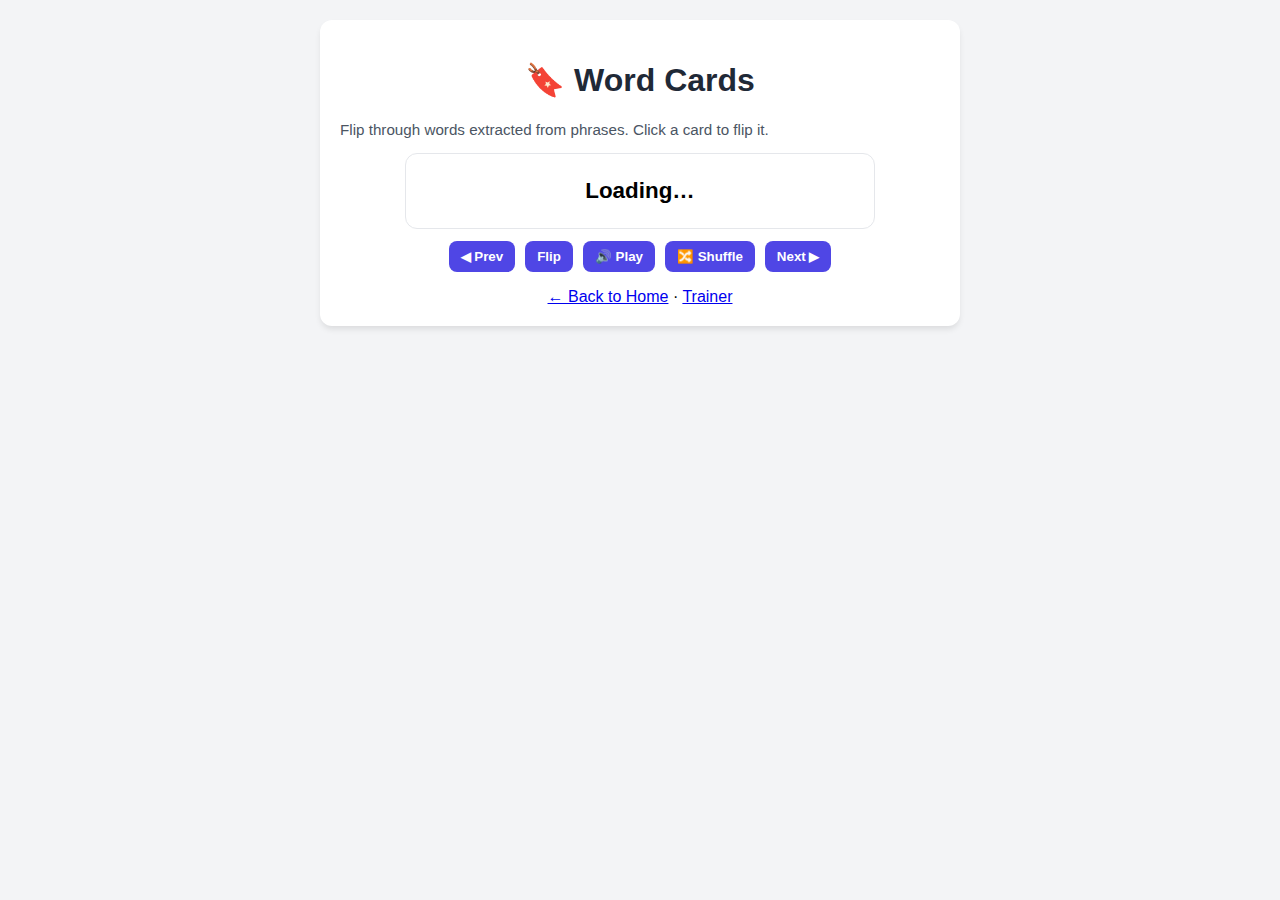
<file: cards.html>
<!DOCTYPE html>
<html lang="en">
<head>
  <meta charset="utf-8" />
  <meta name="viewport" content="width=device-width,initial-scale=1" />
  <title>Word Cards — EnglishPractice</title>
  <link rel="stylesheet" href="styles.css">
  <style>
    /* small card-specific tweaks */
    .card-area { display:flex;flex-direction:column;align-items:center;gap:12px }
    .card { width:100%; max-width:420px; padding:24px; border-radius:12px; background:#fff; border:1px solid #e5e7eb; text-align:center; font-size:1.4rem; font-weight:700 }
    .card.hidden { visibility:hidden }
    .card-controls { display:flex;gap:10px }
  </style>
</head>
<body>
  <div class="container">
    <h1>🔖 Word Cards</h1>
    <p class="header-note">Flip through words extracted from phrases. Click a card to flip it.</p>

    <div class="card-area">
      <div id="card" class="card">Loading…</div>
      <div class="card-controls">
        <button id="prevBtn">◀ Prev</button>
        <button id="flipBtn">Flip</button>
        <button id="playBtn" class="btn-play">🔊 Play</button>
        <button id="shuffleBtn" class="btn-shuffle">🔀 Shuffle</button>
        <button id="nextBtn">Next ▶</button>
      </div>
    </div>

    <div style="margin-top:16px;text-align:center"><a href="index.html">← Back to Home</a> · <a href="trainer.html">Trainer</a></div>
  </div>

  <script src="cards.js" defer></script>
</body>
</html>
</file>
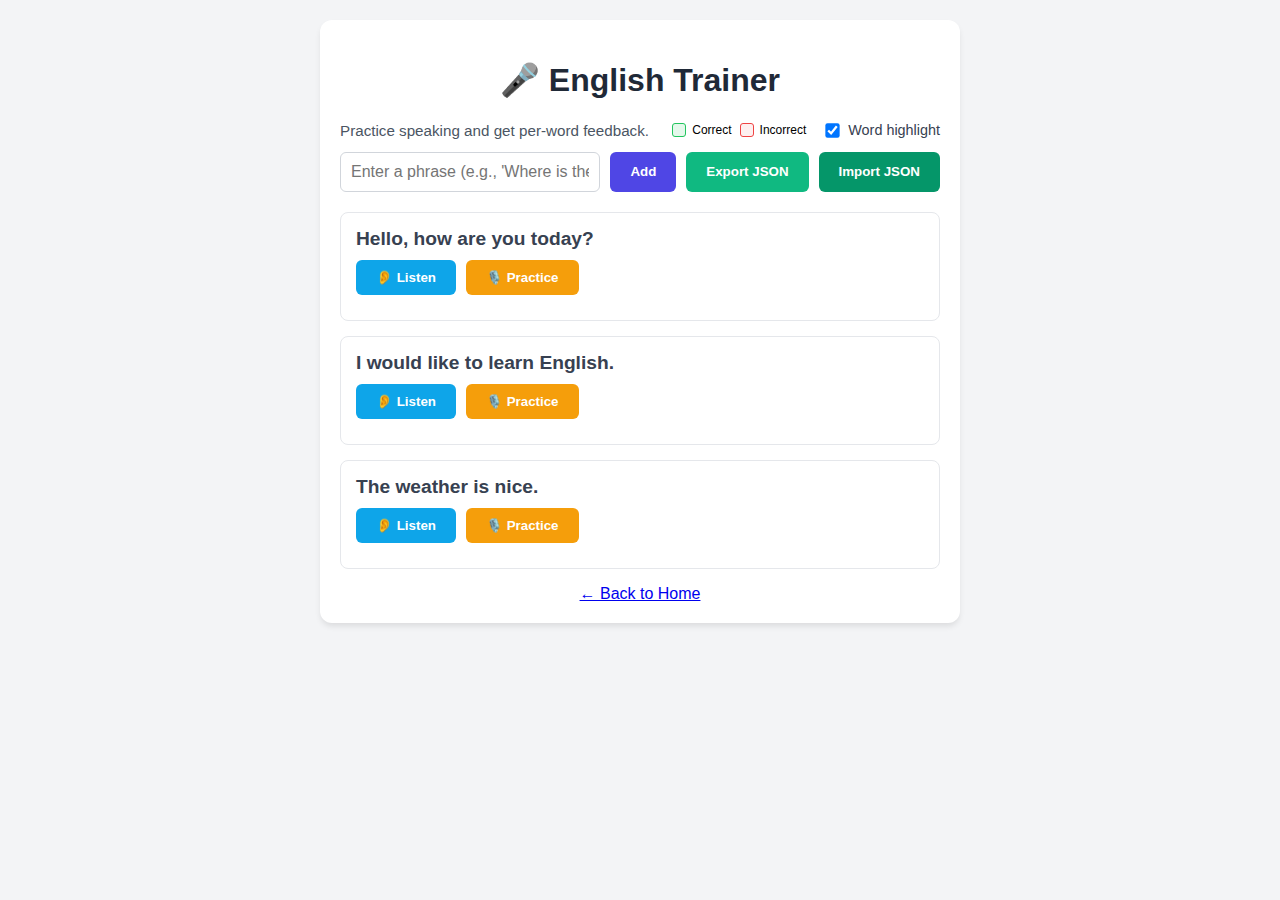
<file: trainer.html>
<!DOCTYPE html>
<html lang="en">
<head>
    <meta charset="UTF-8">
    <meta name="viewport" content="width=device-width, initial-scale=1.0">
    <title>Trainer — English Pronunciation Trainer</title>
    <link rel="stylesheet" href="styles.css">
</head>
<body>

<div class="container">
    <h1>🎤 English Trainer</h1>
        <div class="app-header">
            <div class="header-note">Practice speaking and get per-word feedback.</div>
            <div id="legend">
                <div class="legend-item"><span class="legend-swatch correct"></span> <small>Correct</small></div>
                <div class="legend-item"><span class="legend-swatch incorrect"></span> <small>Incorrect</small></div>
                <label class="toggle-label"><input id="toggleHighlight" type="checkbox" style="transform:scale(1.1)" checked /> Word highlight</label>
            </div>
        </div>

    <!-- Add new phrase -->
            <div class="input-group">
                <input
                    type="text"
                    id="newPhraseInput"
                    placeholder="Enter a phrase (e.g., 'Where is the library?')"
                />
                <button id="addPhraseBtn">Add</button>
                <button id="downloadPhrasesBtn" class="btn-export" title="Export current phrases as JSON">Export JSON</button>
                <button id="importPhrasesBtn" class="btn-import" title="Import phrases from JSON">Import JSON</button>
                <input id="importPhrasesInput" type="file" accept=".json,application/json" style="display:none" />
            </div>

    <!-- List of phrases -->
    <div id="phrasesList"></div>

    <div style="margin-top:16px;text-align:center"><a href="index.html">← Back to Home</a></div>
</div>

    <script src="app.js" defer></script>
</body>
</html>
</file>
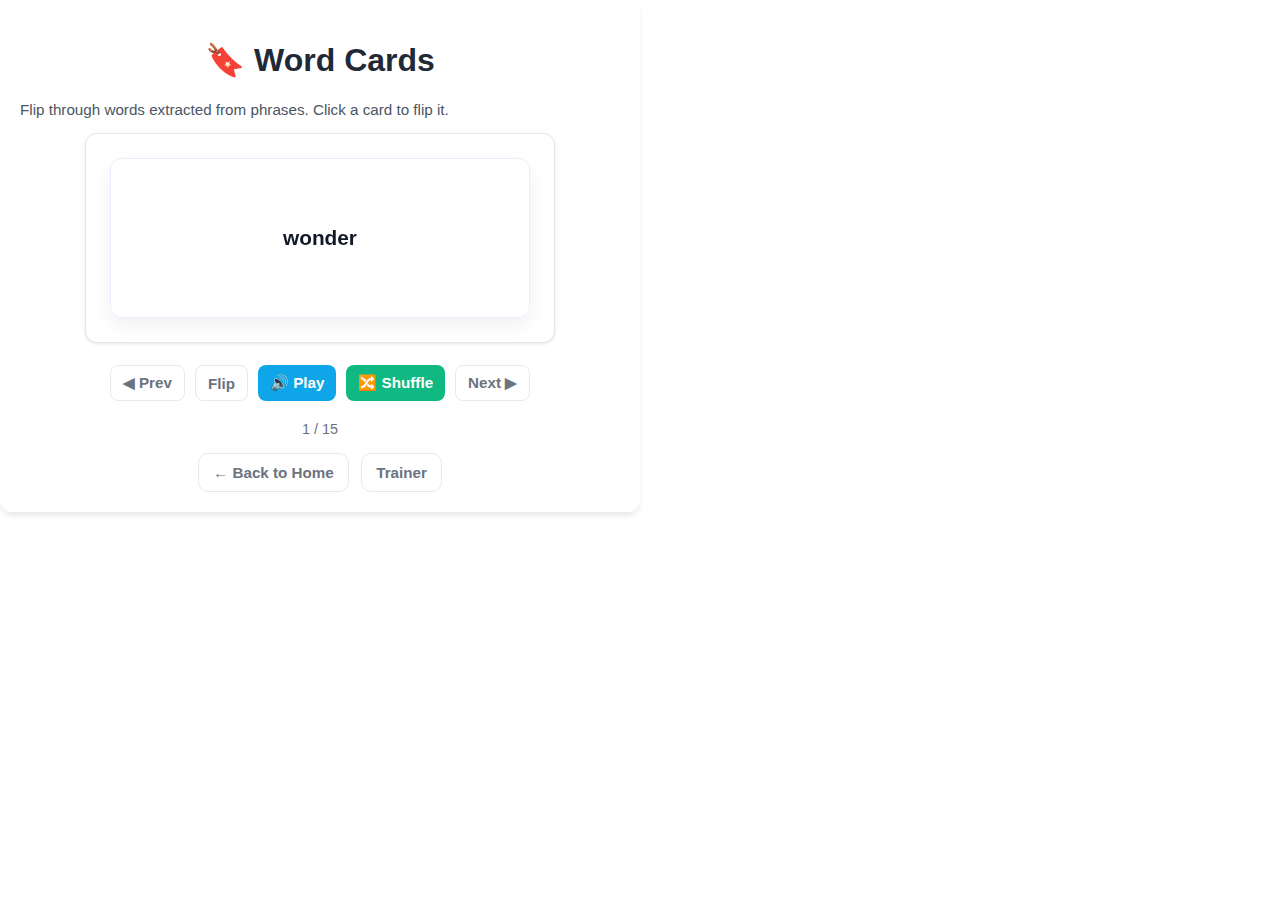
<file: pages/cards.html>
<!DOCTYPE html>
<html lang="en">
<head>
  <meta charset="utf-8" />
  <meta name="viewport" content="width=device-width,initial-scale=1" />
  <title>Word Cards — EnglishPractice</title>
    <link rel="stylesheet" href="../css/styles.css">
  <style>
    /* small card-specific tweaks */
    .card-area { display:flex;flex-direction:column;align-items:center;gap:12px }
    .card { width:100%; max-width:420px; padding:24px; border-radius:12px; background:#fff; border:1px solid #e5e7eb; text-align:center; font-size:1.4rem; font-weight:700 }
    .card.hidden { visibility:hidden }
    .card-controls { display:flex;gap:10px }
  </style>
</head>
<body>
  <div class="container">
    <h1>🔖 Word Cards</h1>
    <p class="header-note">Flip through words extracted from phrases. Click a card to flip it.</p>

    <div class="card-area">
      <div class="card">
        <div id="cardInner" class="card-inner">
          <div id="cardFront" class="card-front">Loading…</div>
          <div id="cardBack" class="card-back"> </div>
        </div>
      </div>
      <div class="card-controls">
        <button id="prevBtn" class="btn ghost">◀ Prev</button>
        <button id="flipBtn" class="btn ghost">Flip</button>
        <button id="playBtn" class="btn btn-play">🔊 Play</button>
        <button id="shuffleBtn" class="btn btn-shuffle">🔀 Shuffle</button>
        <button id="nextBtn" class="btn ghost">Next ▶</button>
      </div>
      <div id="cardProgress" class="card-progress">0 / 0</div>
    </div>

    <div style="margin-top:16px;text-align:center">
      <a href="../index.html" class="btn ghost" style="margin-right:8px">← Back to Home</a>
      <a href="trainer.html" class="btn ghost">Trainer</a>
    </div>
  </div>

  <script src="../js/cards.js" defer></script>
</body>
</html>
</file>
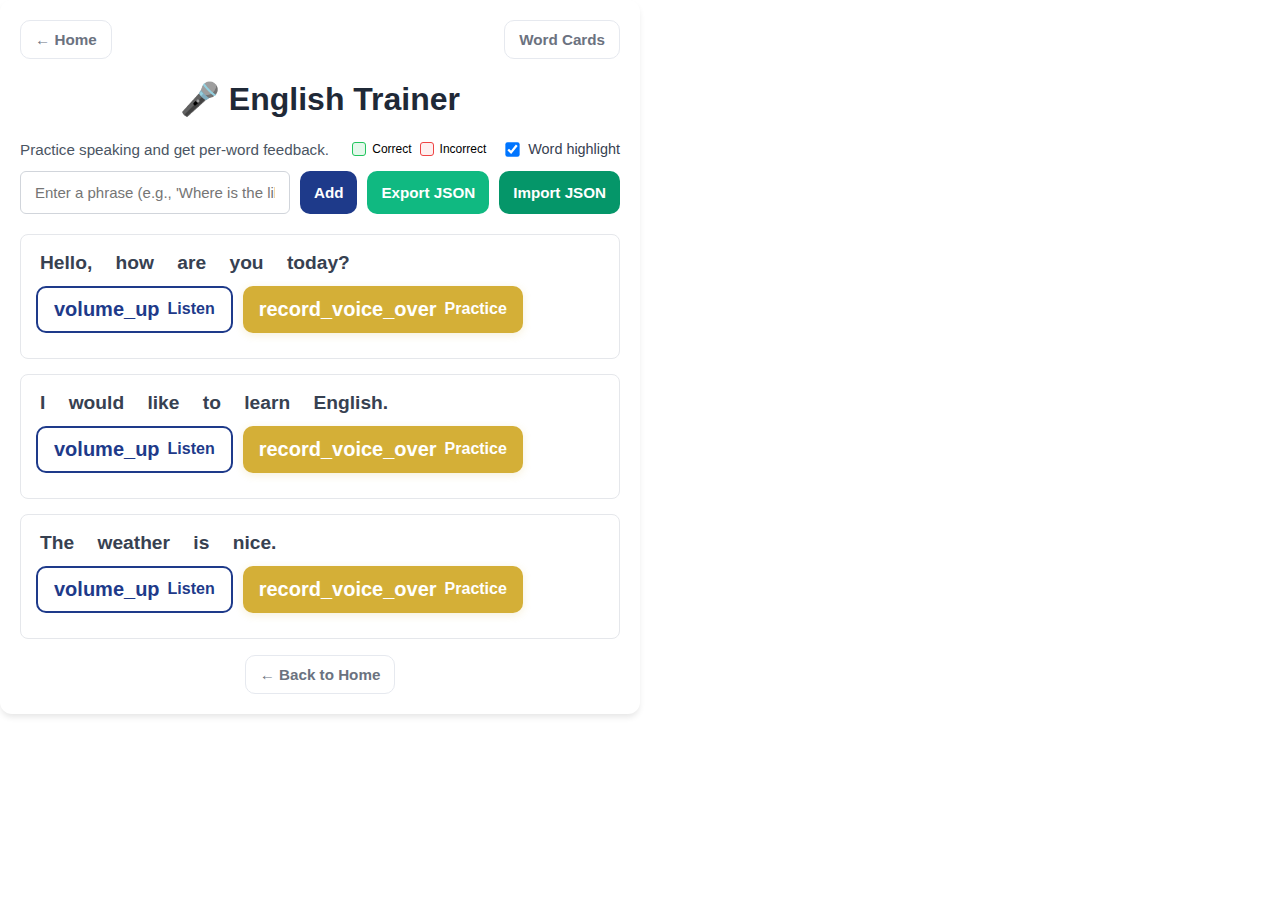
<file: pages/trainer.html>
<!DOCTYPE html>
<html lang="en">
<head>
    <meta charset="UTF-8">
    <meta name="viewport" content="width=device-width, initial-scale=1.0">
    <title>Trainer — English Pronunciation Trainer</title>
    <link rel="stylesheet" href="../css/styles.css">
</head>
<body>

<div class="container">
    <div class="site-nav">
      <div>
        <a href="../index.html" class="btn ghost">← Home</a>
      </div>
      <div class="site-actions">
        <a href="cards.html" class="btn ghost">Word Cards</a>
      </div>
    </div>

    <h1>🎤 English Trainer</h1>
    <div class="app-header">
        <div class="header-note">Practice speaking and get per-word feedback.</div>
        <div id="legend">
            <div class="legend-item"><span class="legend-swatch correct"></span> <small>Correct</small></div>
            <div class="legend-item"><span class="legend-swatch incorrect"></span> <small>Incorrect</small></div>
            <label class="toggle-label"><input id="toggleHighlight" type="checkbox" style="transform:scale(1.1)" checked /> Word highlight</label>
        </div>
    </div>

    <!-- Add new phrase -->
    <div class="input-group">
        <input
            type="text"
            id="newPhraseInput"
            placeholder="Enter a phrase (e.g., 'Where is the library?')"
        />
        <button id="addPhraseBtn" class="btn">Add</button>
        <button id="downloadPhrasesBtn" class="btn btn-export" title="Export current phrases as JSON">Export JSON</button>
        <button id="importPhrasesBtn" class="btn btn-import" title="Import phrases from JSON">Import JSON</button>
        <input id="importPhrasesInput" type="file" accept=".json,application/json" style="display:none" />
    </div>

    <!-- List of phrases -->
    <div id="phrasesList"></div>

        <div style="margin-top:16px;text-align:center">
            <a href="../index.html" class="btn ghost">← Back to Home</a>
        </div>
</div>

    <script src="../js/app.js" defer></script>
</body>
</html>
</file>
<file: styles.css>
:root {
    --primary: #4f46e5;
    --success: #22c55e;
    --error: #ef4444;
    --bg: #f3f4f6;
}

body {
    font-family: 'Segoe UI', Tahoma, Geneva, Verdana, sans-serif;
    background-color: var(--bg);
    display: flex;
    justify-content: center;
    padding: 20px;
    margin: 0;
}

.container {
    background: white;
    width: 100%;
    max-width: 600px;
    border-radius: 12px;
    box-shadow: 0 4px 6px -1px rgba(0, 0, 0, 0.1);
    padding: 20px;
}

/* header / legend layout moved from inline styles */
.app-header {
    display:flex;
    justify-content:space-between;
    align-items:center;
    gap:12px;
    margin-bottom:12px;
}

.header-note {
    font-size:0.95rem;
    color:#4b5563;
}

#legend {
    font-size:0.9rem;
    display:flex;
    gap:8px;
    align-items:center;
}

.legend-item { display:flex; gap:6px; align-items:center; }
.legend-swatch { width:12px; height:12px; border-radius:3px; display:inline-block; }
.legend-swatch.correct { background: rgba(34,197,94,0.12); border:1px solid var(--success); }
.legend-swatch.incorrect { background: rgba(239,68,68,0.08); border:1px solid var(--error); }

/* toggle label style moved from inline */
.toggle-label { display:flex; align-items:center; gap:6px; margin-left:8px; font-size:0.9rem; color:#374151 }

/* export/import buttons colored via classes instead of inline styles */
.btn-export { background:#10b981; }
.btn-import { background:#059669; }

h1 { text-align: center; color: #1f2937; }

.input-group {
    display: flex;
    gap: 10px;
    margin-bottom: 20px;
}

input[type="text"] {
    flex: 1;
    padding: 10px;
    border: 1px solid #d1d5db;
    border-radius: 6px;
    font-size: 16px;
}

button {
    padding: 10px 20px;
    background-color: var(--primary);
    color: white;
    border: none;
    border-radius: 6px;
    cursor: pointer;
    font-weight: bold;
    transition: opacity 0.2s;
}

button:hover { opacity: 0.9; }
button:disabled { background-color: #9ca3af; cursor: not-allowed; }

.phrase-card {
    border: 1px solid #e5e7eb;
    border-radius: 8px;
    padding: 15px;
    margin-bottom: 15px;
    background: #fff;
}
.card.hidden { visibility:hidden }
.card.flipped { background:#fffef6; }
.card-controls { display:flex;gap:10px; justify-content:center }
.card-controls button { padding:8px 12px; border-radius:8px; border:none; background:var(--primary); color:#fff; cursor:pointer }
.card-controls button:hover { opacity:0.95 }
.btn-play { background:#0ea5e9 }
.btn-shuffle { background:#10b981 }

.phrase-text {
    font-size: 1.2rem;
    font-weight: 600;
    margin-bottom: 10px;
    color: #374151;
}

/* Word-level highlighting */
.word {
    padding: 2px 4px;
    border-radius: 4px;
    display: inline-block;
    margin-right: 4px;
}

.word.correct {
    background: rgba(34,197,94,0.12);
    color: var(--success);
    font-weight: 700;
    animation: highlight-pop 300ms ease;
}

.word.incorrect {
    background: rgba(239,68,68,0.08);
    color: var(--error);
    text-decoration: line-through;
}

.inserted-words {
    margin-top: 6px;
    font-size: 0.9rem;
    color: #6b7280;
}

.word .word-conf {
    display: inline-block;
    margin-left: 6px;
    font-size: 0.75rem;
    color: #6b7280;
    vertical-align: middle;
}

@keyframes highlight-pop {
    0% { transform: scale(0.96); opacity: 0.6; }
    100% { transform: scale(1); opacity: 1; }
}

.controls {
    display: flex;
    gap: 10px;
    margin-bottom: 10px;
}

.btn-listen { background-color: #0ea5e9; }
.btn-record { background-color: #f59e0b; }
.btn-recording { background-color: var(--error); animation: pulse 1.5s infinite; }

.result-area {
    margin-top: 10px;
    padding: 10px;
    border-radius: 6px;
    background: #f9fafb;
    font-size: 0.9rem;
    display: none;
}

.match-score {
    font-weight: bold;
    font-size: 1.1rem;
}

@keyframes pulse {
    0% { opacity: 1; }
    50% { opacity: 0.5; }
    100% { opacity: 1; }
}
</file>
<file: css/styles.css>
/* Material Symbols Icon Styling */
.material-symbols-rounded {
    font-variation-settings:
        "FILL" 1,
        "wght" 400,
        "GRAD" 0,
        "opsz" 24;
}

/* Smooth transitions */
body {
    transition: background-color 0.3s ease;
}

/* Button Styles */
.btn {
    display: inline-flex;
    align-items: center;
    justify-content: center;
    gap: 0.5rem;
    padding: 0.75rem 1.5rem;
    border-radius: 0.75rem;
    font-weight: 600;
    text-decoration: none;
    transition: all 0.2s ease;
    border: none;
    cursor: pointer;
    font-size: 0.95rem;
}

.btn:hover {
    transform: translateY(-2px);
    box-shadow: 0 4px 12px rgba(0, 0, 0, 0.1);
}

.btn-primary {
    background-color: #1e3a8a;
    color: white;
}

.btn-primary:hover {
    background-color: #1e3a8a;
    opacity: 0.9;
}

.btn-secondary {
    background-color: #d4af37;
    color: #1f2937;
    font-weight: 600;
}

.btn-secondary:hover {
    opacity: 0.9;
}

.btn-ghost {
    background-color: transparent;
    color: #1e3a8a;
    border: 1px solid #e5e7eb;
}

.btn-ghost:hover {
    background-color: #f3f4f6;
    border-color: #1e3a8a;
}

/* Dark mode for buttons */
.dark .btn-ghost {
    color: #93c5fd;
    border-color: #374151;
}

.dark .btn-ghost:hover {
    background-color: #1f2937;
}

/* Card Styling */
.card {
    background: white;
    border-radius: 1rem;
    box-shadow: 0 1px 3px rgba(0, 0, 0, 0.1);
    transition: all 0.3s ease;
}

.card:hover {
    box-shadow: 0 4px 12px rgba(0, 0, 0, 0.15);
}

.dark .card {
    background: #1f2937;
    color: #f3f4f6;
}

/* Header Styling */
header {
    background: rgba(255, 255, 255, 0.8);
    backdrop-filter: blur(12px);
    border-bottom: 1px solid #e5e7eb;
}

.dark header {
    background: rgba(15, 23, 42, 0.8);
    border-bottom-color: #1e293b;
}

/* Animations */
@keyframes fadeIn {
    from {
        opacity: 0;
        transform: translateY(10px);
    }

    to {
        opacity: 1;
        transform: translateY(0);
    }
}

.fade-in {
    animation: fadeIn 0.5s ease-out;
}

/* Responsive adjustments */
@media (max-width: 768px) {
    .btn {
        padding: 0.6rem 1.2rem;
        font-size: 0.9rem;
    }
}

:root {
    --muted: #6b7280;
    --card-shadow: 0 8px 20px rgba(16, 24, 40, 0.06);
    --glass: rgba(255, 255, 255, 0.6);
    --btn-radius: 10px;
    --success: #22c55e;
    --error: #ef4444;
    --primary: #1e3a8a;
    --accent: #d4af37;
}

body {
    font-family: "Segoe UI", Tahoma, Geneva, Verdana, sans-serif;
    background-color: var(--bg);
    display: flex;
    flex-direction: column;
    min-height: 100vh;
    margin: 0;
}

.container {
    background: white;
    width: 100%;
    max-width: 600px;
    border-radius: 12px;
    box-shadow: 0 4px 6px -1px rgba(0, 0, 0, 0.1);
    padding: 20px;
}

/* nicer top nav for pages */
.site-nav {
    display: flex;
    justify-content: space-between;
    align-items: center;
    gap: 12px;
    margin-bottom: 18px;
}

.site-actions {
    display: flex;
    gap: 8px;
    align-items: center;
}

.site-actions a,
.site-actions button {
    text-decoration: none;
}

/* primary button style used across pages */
.btn {
    padding: 10px 14px;
    border-radius: 10px;
    border: none;
    background: var(--primary);
    color: #fff;
    cursor: pointer;
    font-weight: 600;
}

.btn.secondary {
    background: #0ea5e9;
}

.btn.ghost {
    background: transparent;
    color: var(--muted);
    border: 1px solid #e6e9ef;
}

.btn:active {
    transform: translateY(1px);
}

.input-group input[type="text"] {
    padding: 12px 14px;
    font-size: 15px;
}

/* Home hero and features */
.hero {
    display: flex;
    flex-direction: column;
    align-items: center;
    gap: 12px;
    text-align: center;
    padding: 28px 12px;
    border-radius: 12px;
    background: linear-gradient(
        180deg,
        rgba(79, 70, 229, 0.06),
        rgba(79, 70, 229, 0.02)
    );
    box-shadow: var(--card-shadow);
}

.hero h1 {
    font-size: 2rem;
    margin: 0;
}

.hero p {
    color: var(--muted);
    max-width: 640px;
}

.hero-ctas {
    display: flex;
    gap: 10px;
    margin-top: 8px;
    flex-wrap: wrap;
}

.feature-grid {
    display: grid;
    grid-template-columns: repeat(auto-fit, minmax(220px, 1fr));
    gap: 12px;
    margin-top: 18px;
}

.feature {
    background: var(--glass);
    border-radius: 10px;
    padding: 14px;
    border: 1px solid rgba(15, 23, 42, 0.03);
    box-shadow: 0 6px 14px rgba(16, 24, 40, 0.03);
}

.feature h3 {
    margin: 0 0 6px 0;
    font-size: 1.05rem;
}

.feature p {
    margin: 0;
    color: var(--muted);
    font-size: 0.95rem;
}

.footer {
    margin-top: 26px;
    text-align: center;
    color: var(--muted);
    font-size: 0.9rem;
}

/* header / legend layout moved from inline styles */
.app-header {
    display: flex;
    justify-content: space-between;
    align-items: center;
    gap: 12px;
    margin-bottom: 12px;
}

.header-note {
    font-size: 0.95rem;
    color: #4b5563;
}

#legend {
    font-size: 0.9rem;
    display: flex;
    gap: 8px;
    align-items: center;
}

.legend-item {
    display: flex;
    gap: 6px;
    align-items: center;
}

.legend-swatch {
    width: 12px;
    height: 12px;
    border-radius: 3px;
    display: inline-block;
}

.legend-swatch.correct {
    background: rgba(34, 197, 94, 0.12);
    border: 1px solid var(--success);
}

.legend-swatch.incorrect {
    background: rgba(239, 68, 68, 0.08);
    border: 1px solid var(--error);
}

/* toggle label style moved from inline */
.toggle-label {
    display: flex;
    align-items: center;
    gap: 6px;
    margin-left: 8px;
    font-size: 0.9rem;
    color: #374151;
}

/* export/import buttons colored via classes instead of inline styles */
.btn-export {
    background: #10b981;
}

.btn-import {
    background: #059669;
}

h1 {
    text-align: center;
    color: #1f2937;
}

.input-group {
    display: flex;
    gap: 10px;
    margin-bottom: 20px;
}

input[type="text"] {
    flex: 1;
    padding: 10px;
    border: 1px solid #d1d5db;
    border-radius: 6px;
    font-size: 16px;
}

/* Remove legacy button styles; use .btn classes only */

.phrase-card {
    border: 1px solid #e5e7eb;
    border-radius: 8px;
    padding: 15px;
    margin-bottom: 15px;
    background: #fff;
}

.card.hidden {
    visibility: hidden;
}

/* improved 3D flip card */
.card {
    perspective: 1200px;
}

.card-inner {
    width: 100%;
    max-width: 420px;
    height: 160px;
    position: relative;
    transform-style: preserve-3d;
    transition: transform 480ms cubic-bezier(0.2, 0.9, 0.25, 1);
    box-shadow: var(--card-shadow);
    border-radius: 12px;
    margin: 0 auto;
}

.card-front,
.card-back {
    position: absolute;
    inset: 0;
    display: flex;
    align-items: center;
    justify-content: center;
    backface-visibility: hidden;
    border-radius: 12px;
    padding: 20px;
    font-size: 1.3rem;
    font-weight: 700;
    background: #fff;
    border: 1px solid #e8eefb;
    color: #111827;
}

.card-back {
    transform: rotateY(180deg);
    background: linear-gradient(180deg, #fff, #fffbeb);
    color: #0f172a;
}

.card.flipped .card-inner {
    transform: rotateY(180deg);
}

.card-controls {
    display: flex;
    gap: 10px;
    justify-content: center;
    margin-top: 10px;
}

.card-controls .btn {
    padding: 8px 12px;
    border-radius: 8px;
}

.btn-play {
    background: #0ea5e9;
}

.btn-shuffle {
    background: #10b981;
}

.card-progress {
    text-align: center;
    margin-top: 8px;
    color: var(--muted);
    font-size: 0.9rem;
}

.phrase-text {
    font-size: 1.2rem;
    font-weight: 600;
    margin-bottom: 10px;
    color: #374151;
}

/* Word-level highlighting */
.word {
    padding: 2px 4px;
    border-radius: 4px;
    display: inline-block;
    margin-right: 4px;
}

.word.correct {
    background: rgba(34, 197, 94, 0.12);
    color: var(--success);
    font-weight: 700;
    animation: highlight-pop 300ms ease;
}

.word.incorrect {
    background: rgba(239, 68, 68, 0.08);
    color: var(--error);
    text-decoration: line-through;
}

.inserted-words {
    margin-top: 6px;
    font-size: 0.9rem;
    color: #6b7280;
}

.word .word-conf {
    display: inline-block;
    margin-left: 6px;
    font-size: 0.75rem;
    color: #6b7280;
    vertical-align: middle;
}

@keyframes highlight-pop {
    0% {
        transform: scale(0.96);
        opacity: 0.6;
    }

    100% {
        transform: scale(1);
        opacity: 1;
    }
}

.controls {
    display: flex;
    gap: 10px;
    margin-bottom: 10px;
}

.btn-listen {
    background: transparent;
    color: #1e3a8a;
    border: 2px solid #1e3a8a;
    box-shadow: none;
    font-weight: 600;
    display: inline-flex;
    align-items: center;
    gap: 8px;
    padding: 10px 16px;
    border-radius: var(--btn-radius);
    font-size: 1rem;
    transition: all 0.18s ease;
}

.btn-listen .material-symbols-rounded {
    font-size: 20px;
}

.btn-listen:hover,
.btn-listen:focus-visible {
    background: #1e3a8a;
    color: #fff;
    box-shadow: 0 4px 12px rgba(30, 58, 138, 0.2);
}

.dark .btn-listen {
    color: #93c5fd;
    border-color: #93c5fd;
}

.dark .btn-listen:hover,
.dark .btn-listen:focus-visible {
    background: #1e3a8a;
    color: #fff;
    border-color: #1e3a8a;
}

.btn-record {
    background: #d4af37;
    color: #fff;
    border: none;
    box-shadow: 0 2px 8px rgba(212, 175, 55, 0.2);
    font-weight: 600;
    display: inline-flex;
    align-items: center;
    gap: 8px;
    padding: 10px 16px;
    border-radius: var(--btn-radius);
    font-size: 1rem;
    transition: all 0.18s ease;
}

.btn-record .material-symbols-rounded {
    font-size: 20px;
}

.btn-record:hover,
.btn-record:focus-visible {
    background: #c49f2c;
    box-shadow: 0 4px 16px rgba(212, 175, 55, 0.3);
    color: #fff;
    opacity: 0.9;
}

.dark .btn-record {
    background: #d4af37;
    color: #1f2937;
}

.dark .btn-record:hover,
.dark .btn-record:focus-visible {
    background: #c49f2c;
    color: #1f2937;
}

.btn-recording {
    background-color: var(--primary);
    animation: pulse 1.5s infinite;
    color: #fff;
    border: none;
    box-shadow: 0 4px 16px rgba(30, 58, 138, 0.3);
    transform: scale(0.98);
}

.dark .btn-recording {
    background-color: var(--accent);
    color: #1f2937;
    box-shadow: 0 4px 16px rgba(212, 175, 55, 0.3);
    animation: pulse-dark 1.5s infinite;
}

@keyframes pulse {
    0% {
        box-shadow: 0 4px 16px rgba(30, 58, 138, 0.3);
    }
    50% {
        box-shadow: 0 6px 20px rgba(30, 58, 138, 0.5);
        transform: scale(0.98) translateY(-1px);
    }
    100% {
        box-shadow: 0 4px 16px rgba(30, 58, 138, 0.3);
    }
}

@keyframes pulse-dark {
    0% {
        box-shadow: 0 4px 16px rgba(212, 175, 55, 0.3);
    }
    50% {
        box-shadow: 0 6px 20px rgba(212, 175, 55, 0.5);
        transform: scale(0.98) translateY(-1px);
    }
    100% {
        box-shadow: 0 4px 16px rgba(212, 175, 55, 0.3);
    }
}

.result-area {
    margin-top: 10px;
    padding: 10px;
    border-radius: 6px;
    background: #f9fafb;
    font-size: 0.9rem;
    display: none;
}

.match-score {
    font-weight: bold;
    font-size: 1.1rem;
}

@keyframes pulse {
    0% {
        opacity: 1;
    }

    50% {
        opacity: 0.5;
    }

    100% {
        opacity: 1;
    }
}

/* ===== FEEDBACK STYLES ===== */

/* Feedback Container - Slide in from below */
.feedback-container {
    animation: slideInUp 0.4s ease-out;
    max-width: 100%;
}

@keyframes slideInUp {
    from {
        opacity: 0;
        transform: translateY(20px);
    }
    to {
        opacity: 1;
        transform: translateY(0);
    }
}

/* Main Feedback Box */
.feedback-box {
    background: linear-gradient(135deg, #f0f7ff 0%, #f5fbff 100%);
    border: 2px solid #e0f2fe;
    border-radius: 1rem;
    padding: 1.5rem;
    box-shadow: 0 4px 20px rgba(30, 58, 138, 0.08);
    transition: all 0.3s ease;
}

.feedback-box:hover {
    box-shadow: 0 8px 30px rgba(30, 58, 138, 0.12);
    border-color: #bae6fd;
}

.dark .feedback-box {
    background: linear-gradient(135deg, #0c4a6e 0%, #082f49 100%);
    border-color: #164e63;
    box-shadow: 0 4px 20px rgba(3, 102, 214, 0.1);
}

.dark .feedback-box:hover {
    box-shadow: 0 8px 30px rgba(3, 102, 214, 0.15);
    border-color: #06b6d4;
}

/* Feedback Header */
.feedback-header {
    display: flex;
    align-items: center;
    gap: 1rem;
    margin-bottom: 1.5rem;
}

.feedback-icon {
    display: flex;
    align-items: center;
    justify-content: center;
    width: 2.5rem;
    height: 2.5rem;
    border-radius: 0.75rem;
    font-size: 1.5rem;
    flex-shrink: 0;
}

.feedback-icon.success {
    background-color: #dcfce7;
    color: #16a34a;
}

.dark .feedback-icon.success {
    background-color: rgba(34, 197, 94, 0.15);
    color: #86efac;
}

.feedback-icon.partial {
    background-color: #fef3c7;
    color: #d97706;
}

.dark .feedback-icon.partial {
    background-color: rgba(217, 119, 6, 0.15);
    color: #fbbf24;
}

.feedback-icon.needs-work {
    background-color: #fee2e2;
    color: #dc2626;
}

.dark .feedback-icon.needs-work {
    background-color: rgba(220, 38, 38, 0.15);
    color: #fca5a5;
}

/* Feedback Title */
.feedback-title {
    font-size: 1.25rem;
    font-weight: 700;
    color: #1e293b;
    margin: 0;
}

.dark .feedback-title {
    color: #f1f5f9;
}

/* Feedback Content */
.feedback-content {
    display: flex;
    flex-direction: column;
    gap: 1rem;
}

/* What You Said Section */
.feedback-what-you-said {
    background-color: rgba(255, 255, 255, 0.6);
    border-left: 4px solid #3b82f6;
    padding: 1rem;
    border-radius: 0.5rem;
}

.dark .feedback-what-you-said {
    background-color: rgba(15, 23, 42, 0.3);
    border-left-color: #60a5fa;
}

.feedback-what-you-said-label {
    font-size: 0.75rem;
    font-weight: 600;
    text-transform: uppercase;
    letter-spacing: 0.05em;
    color: #64748b;
    margin-bottom: 0.25rem;
}

.dark .feedback-what-you-said-label {
    color: #94a3b8;
}

.feedback-what-you-said-text {
    font-size: 1rem;
    font-style: italic;
    color: #475569;
    font-family: "Inter", sans-serif;
}

.dark .feedback-what-you-said-text {
    color: #cbd5e1;
}

/* Accuracy Score */
.accuracy-section {
    display: grid;
    grid-template-columns: 1fr 1fr;
    gap: 1rem;
}

.accuracy-card {
    background-color: rgba(255, 255, 255, 0.7);
    padding: 1rem;
    border-radius: 0.75rem;
    text-align: center;
    border: 1px solid rgba(226, 232, 240, 0.5);
}

.dark .accuracy-card {
    background-color: rgba(15, 23, 42, 0.4);
    border-color: rgba(51, 65, 85, 0.5);
}

.accuracy-label {
    font-size: 0.75rem;
    font-weight: 600;
    text-transform: uppercase;
    letter-spacing: 0.05em;
    color: #64748b;
    margin-bottom: 0.5rem;
}

.dark .accuracy-label {
    color: #94a3b8;
}

.accuracy-value {
    font-size: 1.75rem;
    font-weight: 800;
    background: linear-gradient(135deg, #1e3a8a 0%, #3b82f6 100%);
    -webkit-background-clip: text;
    -webkit-text-fill-color: transparent;
    background-clip: text;
}

.accuracy-value.high {
    background: linear-gradient(135deg, #16a34a 0%, #22c55e 100%);
    -webkit-background-clip: text;
    -webkit-text-fill-color: transparent;
    background-clip: text;
}

.accuracy-value.medium {
    background: linear-gradient(135deg, #d97706 0%, #f59e0b 100%);
    -webkit-background-clip: text;
    -webkit-text-fill-color: transparent;
    background-clip: text;
}

.accuracy-value.low {
    background: linear-gradient(135deg, #dc2626 0%, #ef4444 100%);
    -webkit-background-clip: text;
    -webkit-text-fill-color: transparent;
    background-clip: text;
}

/* Confidence Score */
.confidence-section {
    background-color: rgba(226, 232, 240, 0.4);
    padding: 0.75rem 1rem;
    border-radius: 0.5rem;
    display: flex;
    align-items: center;
    justify-content: space-between;
}

.dark .confidence-section {
    background-color: rgba(51, 65, 85, 0.3);
}

.confidence-label {
    font-size: 0.75rem;
    font-weight: 600;
    text-transform: uppercase;
    letter-spacing: 0.05em;
    color: #64748b;
}

.dark .confidence-label {
    color: #94a3b8;
}

.confidence-bar-wrapper {
    flex: 1;
    margin: 0 1rem;
    height: 0.5rem;
    background-color: rgba(148, 163, 184, 0.2);
    border-radius: 9999px;
    overflow: hidden;
}

.dark .confidence-bar-wrapper {
    background-color: rgba(71, 85, 105, 0.3);
}

.confidence-bar {
    height: 100%;
    background: linear-gradient(90deg, #3b82f6 0%, #06b6d4 100%);
    border-radius: 9999px;
    transition: width 0.8s cubic-bezier(0.4, 0, 0.2, 1);
}

.confidence-value {
    font-weight: 700;
    color: #1e293b;
    font-size: 0.875rem;
    min-width: 2.5rem;
    text-align: right;
}

.dark .confidence-value {
    color: #f1f5f9;
}

/* Success Message Animation */
@keyframes checkmark {
    0% {
        transform: scale(0) rotate(-45deg);
        opacity: 0;
    }
    50% {
        transform: scale(1.2) rotate(5deg);
    }
    100% {
        transform: scale(1) rotate(0deg);
        opacity: 1;
    }
}

.feedback-success-icon {
    animation: checkmark 0.6s cubic-bezier(0.68, -0.55, 0.265, 1.55);
}

/* Feedback Actions */
.feedback-actions {
    display: flex;
    gap: 1rem;
    margin-top: 1.5rem;
    padding-top: 1.5rem;
    border-top: 1px solid rgba(226, 232, 240, 0.4);
}

.dark .feedback-actions {
    border-top-color: rgba(71, 85, 105, 0.3);
}

.feedback-action-btn {
    flex: 1;
    padding: 0.75rem 1rem;
    border-radius: 0.75rem;
    font-weight: 600;
    font-size: 0.875rem;
    border: none;
    cursor: pointer;
    transition: all 0.2s ease;
    display: flex;
    align-items: center;
    justify-content: center;
    gap: 0.5rem;
}

.feedback-action-btn:hover {
    transform: translateY(-2px);
}

.feedback-action-btn.primary {
    background-color: #1e3a8a;
    color: white;
}

.feedback-action-btn.primary:hover {
    background-color: #1e40af;
    box-shadow: 0 4px 12px rgba(30, 58, 138, 0.2);
}

.dark .feedback-action-btn.primary:hover {
    background-color: #3b82f6;
}

.feedback-action-btn.secondary {
    background-color: #e2e8f0;
    color: #1e293b;
}

.feedback-action-btn.secondary:hover {
    background-color: #cbd5e1;
}

.dark .feedback-action-btn.secondary {
    background-color: #334155;
    color: #f1f5f9;
}

.dark .feedback-action-btn.secondary:hover {
    background-color: #475569;
}

/* Word-by-Word Breakdown (Optional) */
.feedback-word-breakdown {
    margin-top: 1.5rem;
    padding-top: 1.5rem;
    border-top: 1px solid rgba(226, 232, 240, 0.4);
}

.dark .feedback-word-breakdown {
    border-top-color: rgba(71, 85, 105, 0.3);
}

.feedback-word-breakdown-title {
    font-size: 0.875rem;
    font-weight: 700;
    text-transform: uppercase;
    letter-spacing: 0.05em;
    color: #475569;
    margin-bottom: 1rem;
}

.dark .feedback-word-breakdown-title {
    color: #cbd5e1;
}

.feedback-words {
    display: flex;
    flex-wrap: wrap;
    gap: 0.75rem;
}

.feedback-word-item {
    display: inline-flex;
    align-items: center;
    gap: 0.5rem;
    padding: 0.5rem 0.75rem;
    border-radius: 0.5rem;
    font-size: 0.875rem;
    font-weight: 500;
    background-color: #f1f5f9;
    border: 1px solid #e2e8f0;
}

.dark .feedback-word-item {
    background-color: #1e293b;
    border-color: #334155;
}

.feedback-word-item.correct {
    background-color: #dcfce7;
    border-color: #86efac;
    color: #166534;
}

.dark .feedback-word-item.correct {
    background-color: rgba(34, 197, 94, 0.15);
    border-color: rgba(134, 239, 172, 0.3);
    color: #86efac;
}

.feedback-word-item.incorrect {
    background-color: #fee2e2;
    border-color: #fca5a5;
    color: #991b1b;
}

.dark .feedback-word-item.incorrect {
    background-color: rgba(220, 38, 38, 0.15);
    border-color: rgba(252, 165, 165, 0.3);
    color: #fca5a5;
}

.feedback-word-badge {
    display: inline-flex;
    align-items: center;
    justify-content: center;
    width: 1.25rem;
    height: 1.25rem;
    border-radius: 50%;
    font-size: 0.75rem;
    font-weight: 700;
}

.feedback-word-item.correct .feedback-word-badge {
    background-color: #22c55e;
    color: white;
}

.feedback-word-item.incorrect .feedback-word-badge {
    background-color: #ef4444;
    color: white;
}

/* Empty Feedback State */
.feedback-empty {
    text-align: center;
    padding: 2rem;
    color: #64748b;
}

.dark .feedback-empty {
    color: #94a3b8;
}

.feedback-empty-icon {
    font-size: 3rem;
    margin-bottom: 1rem;
    opacity: 0.5;
}
</file>
